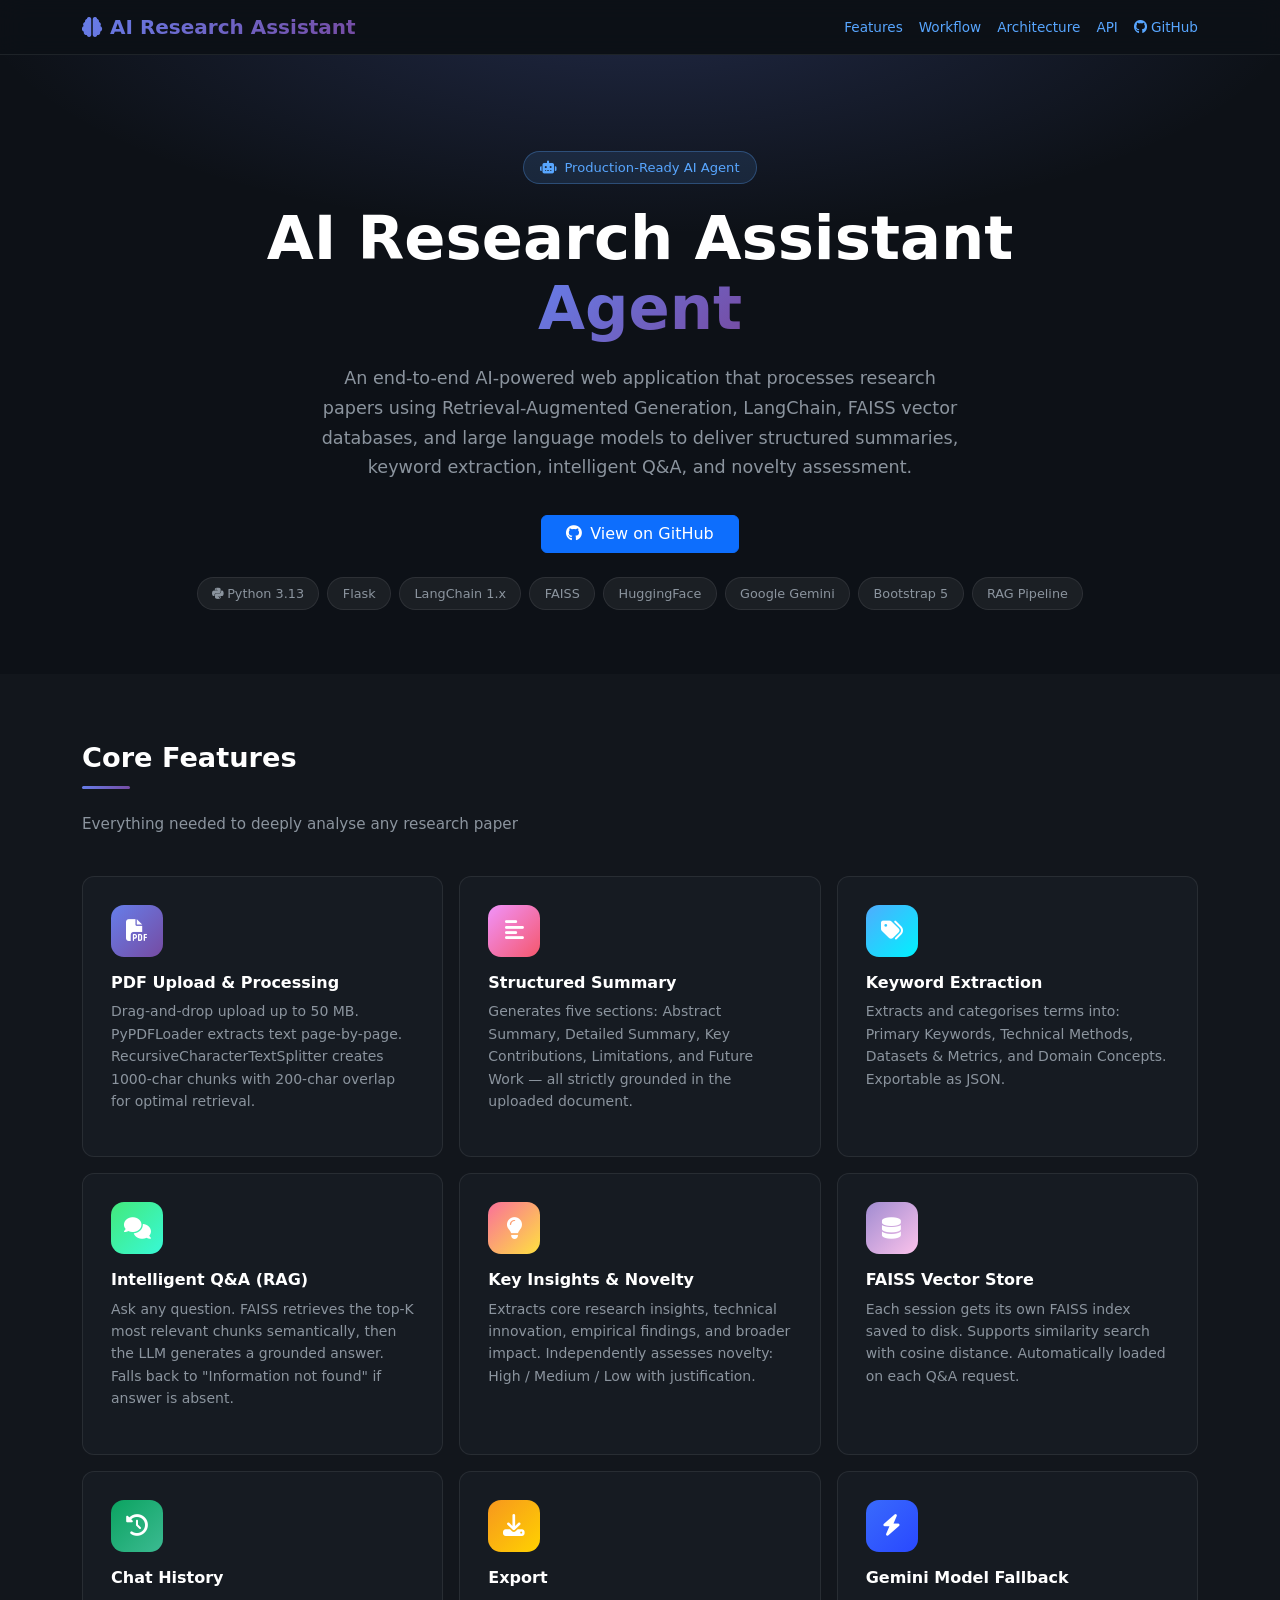
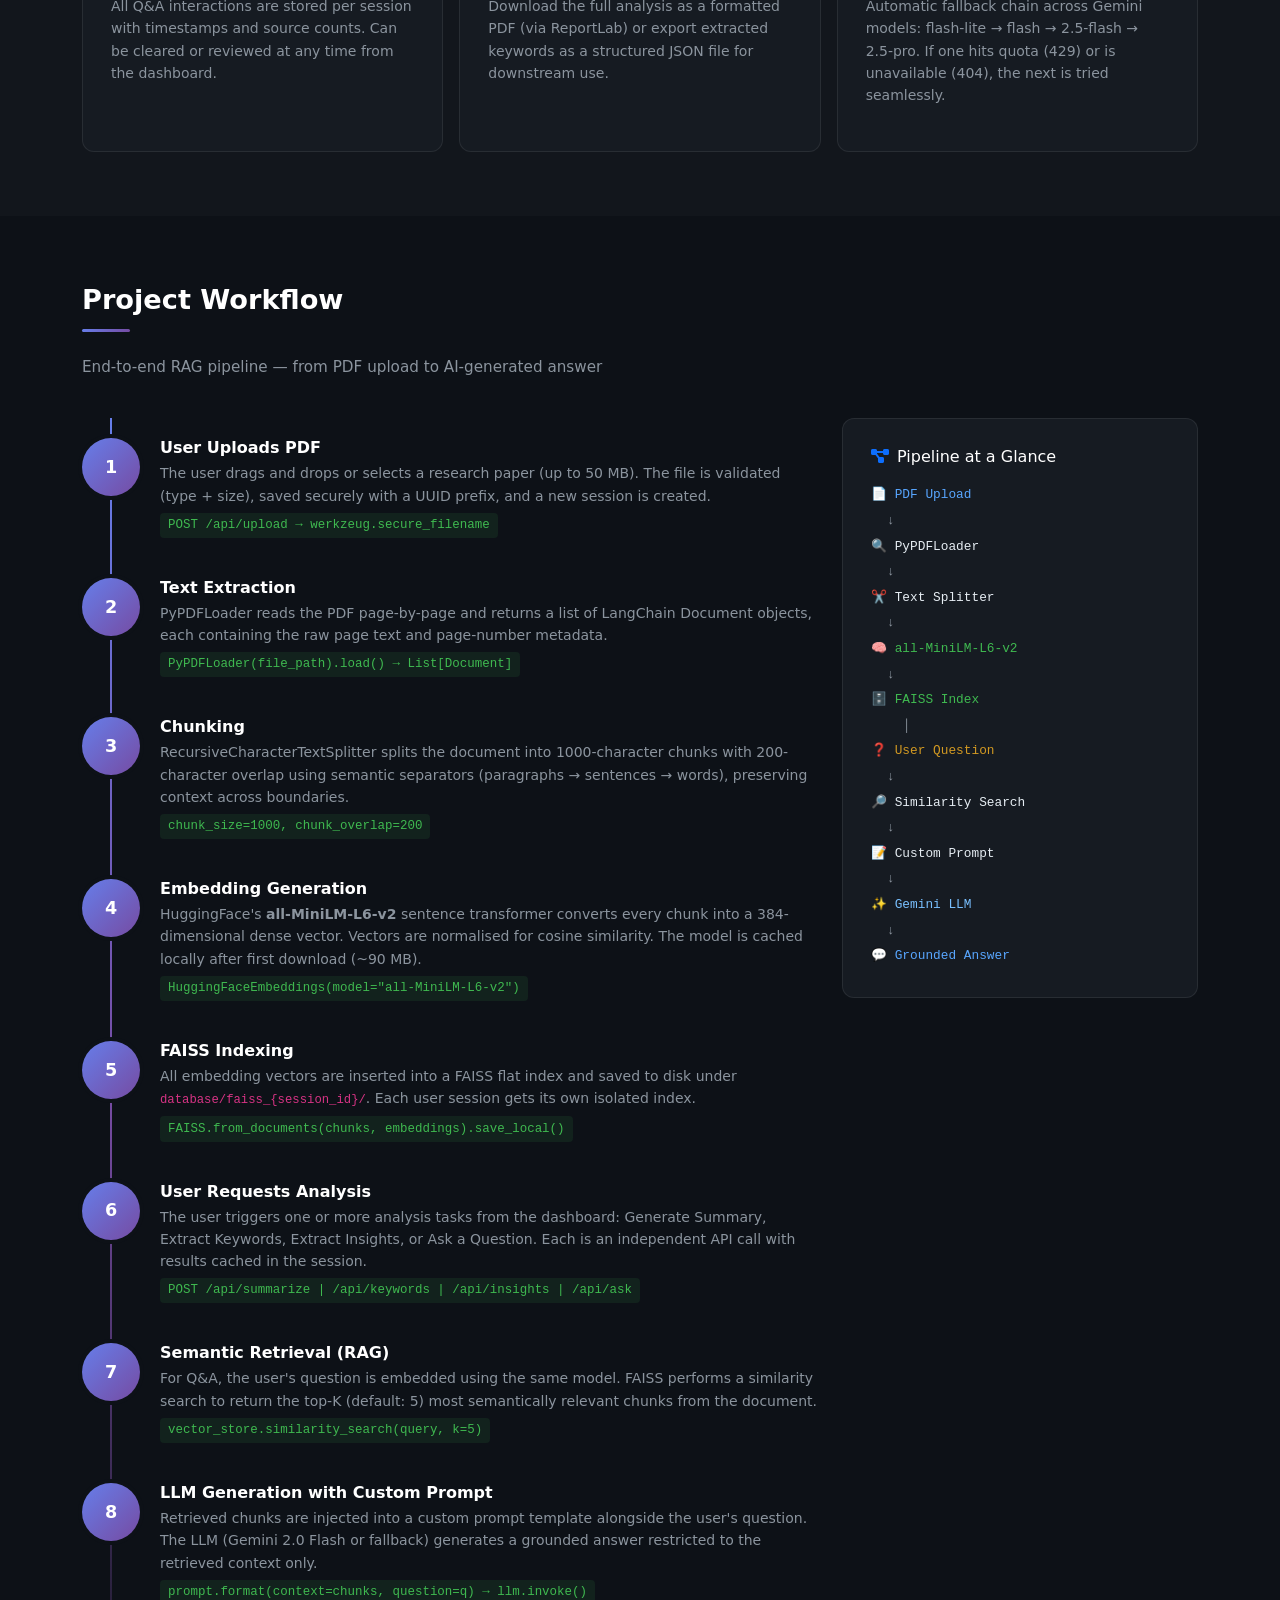
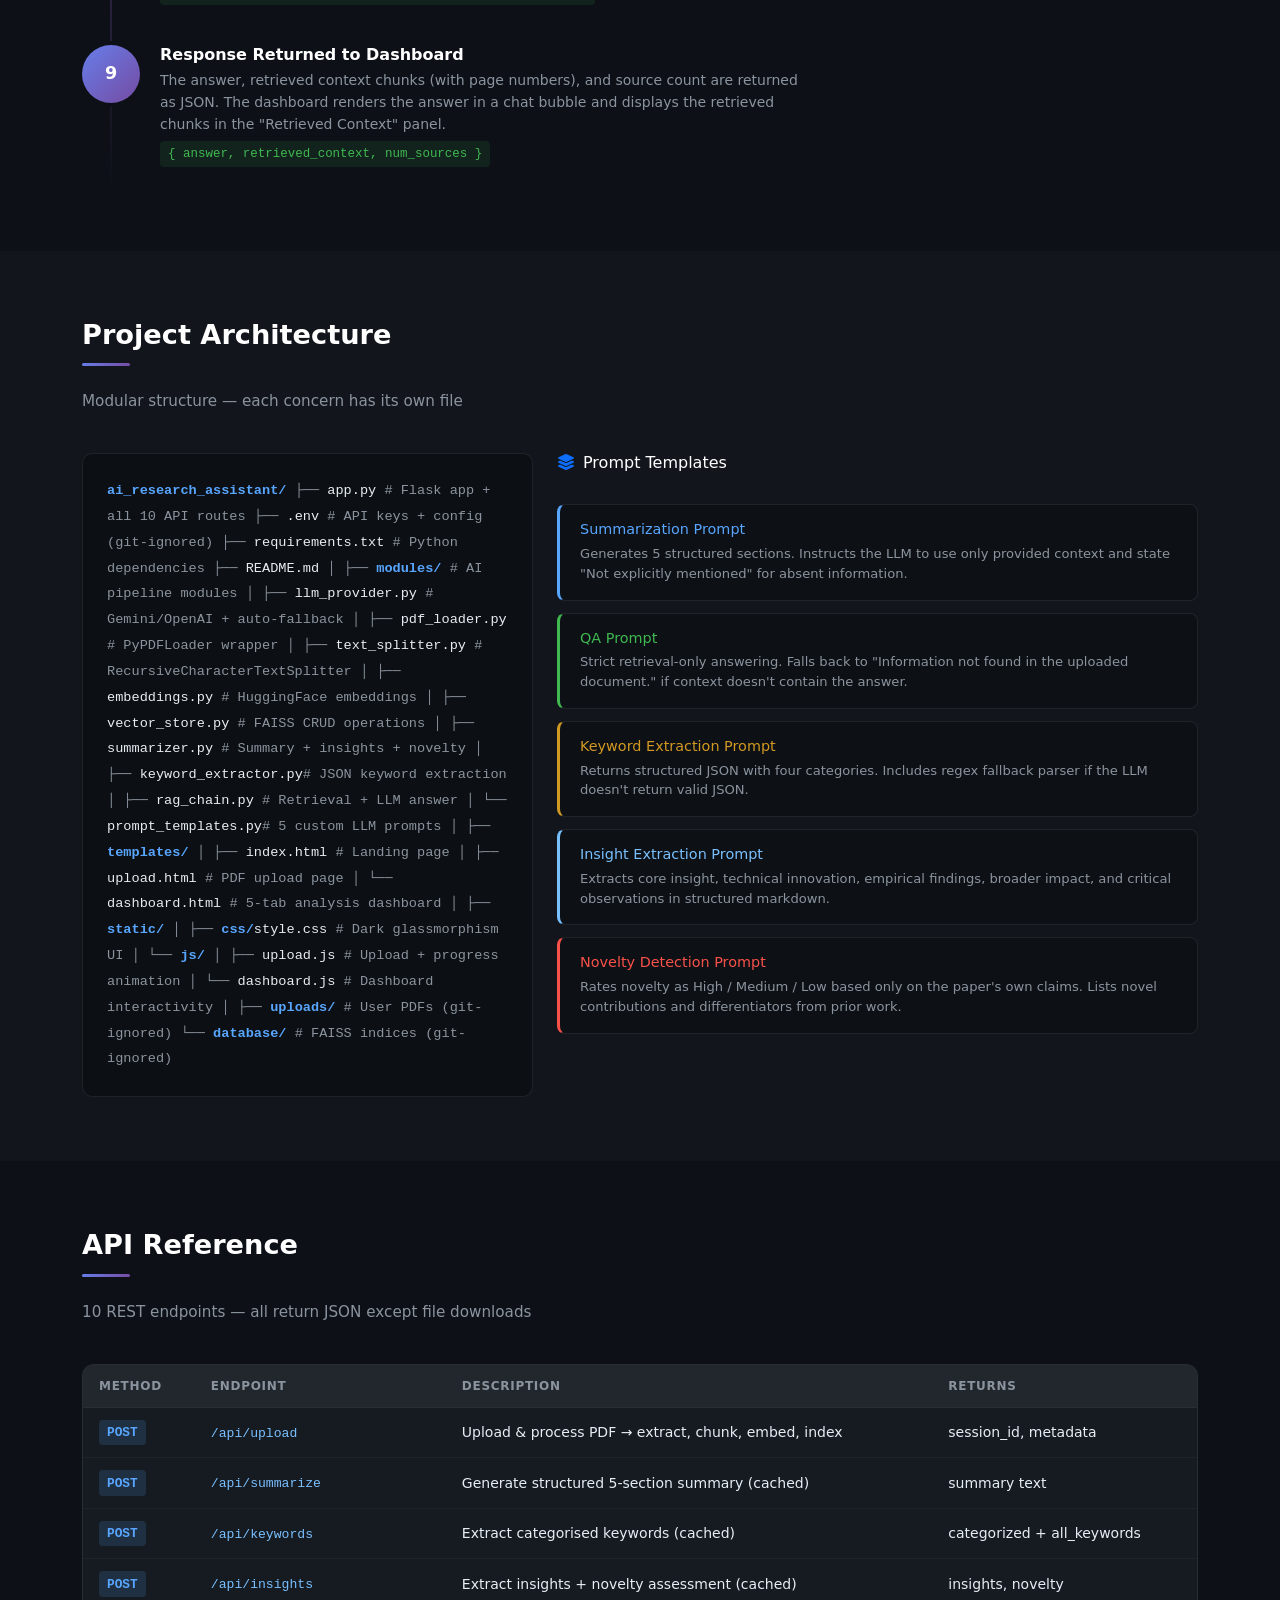
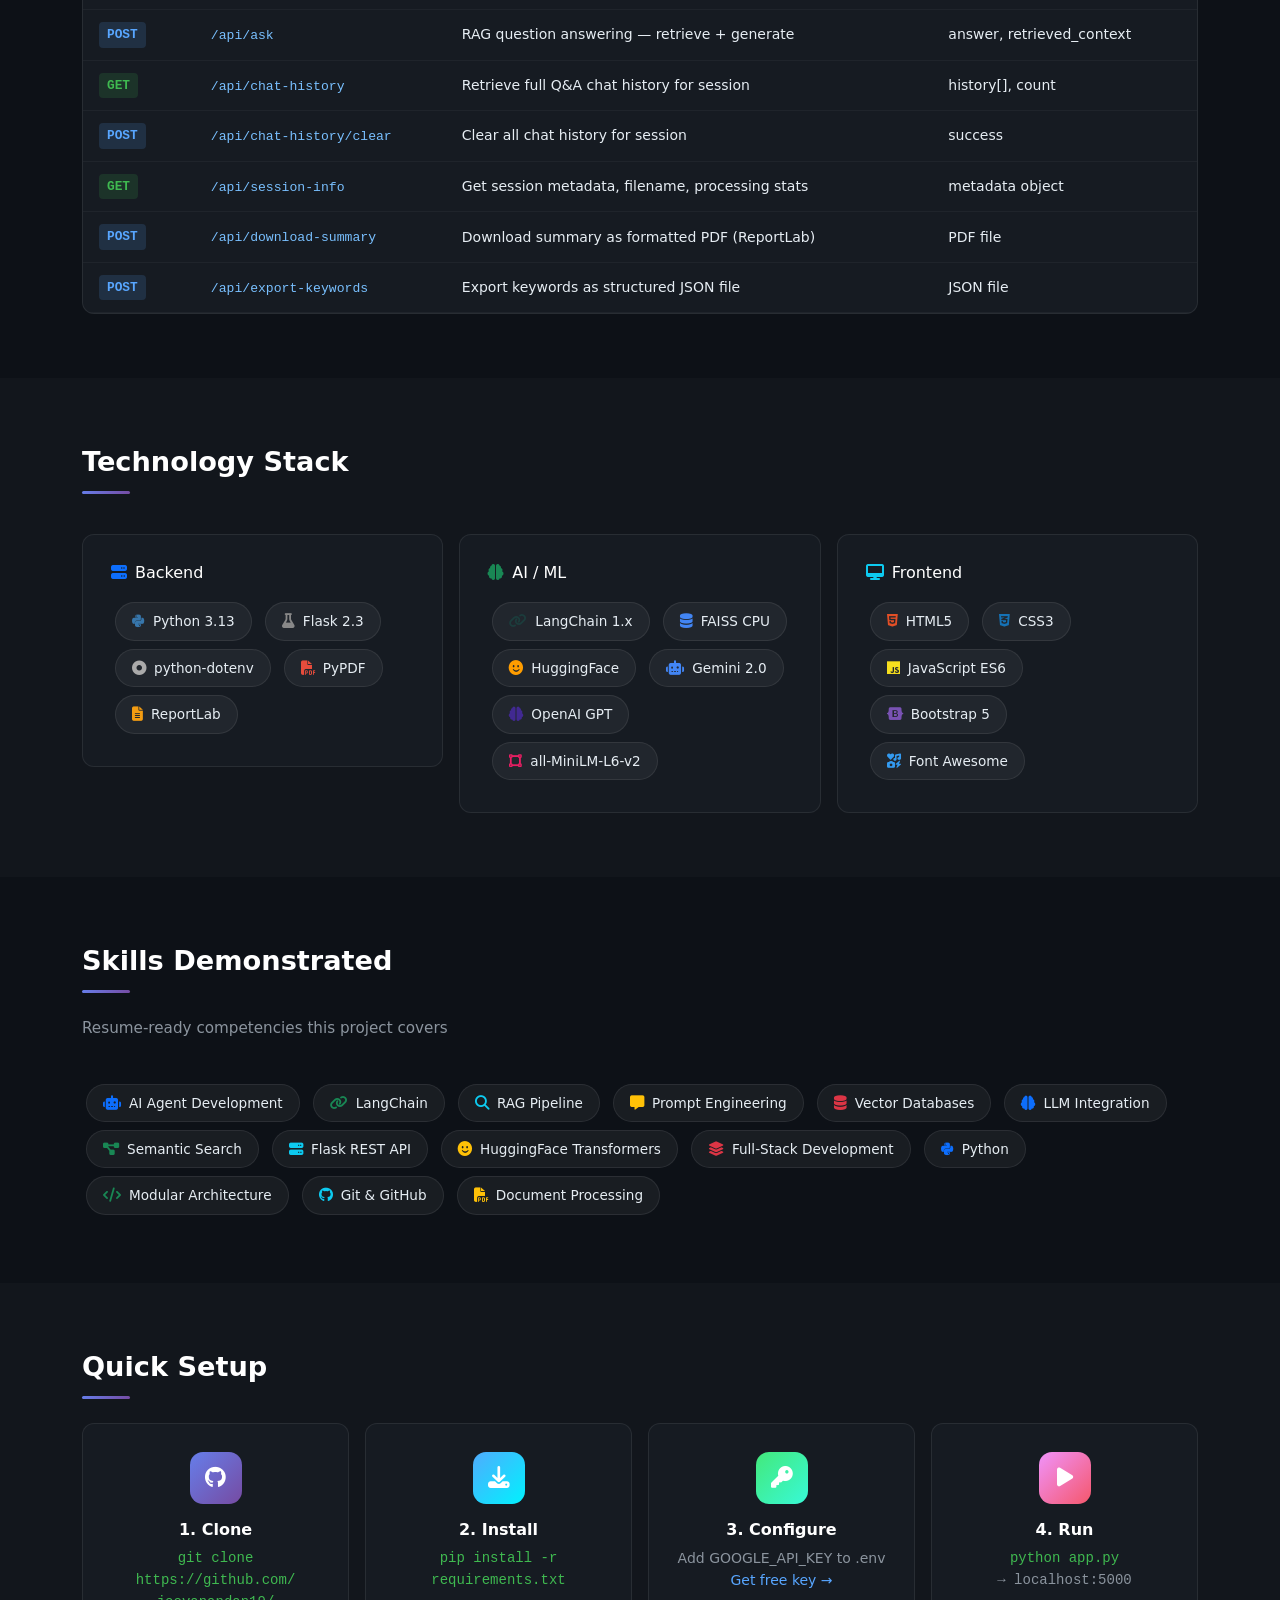
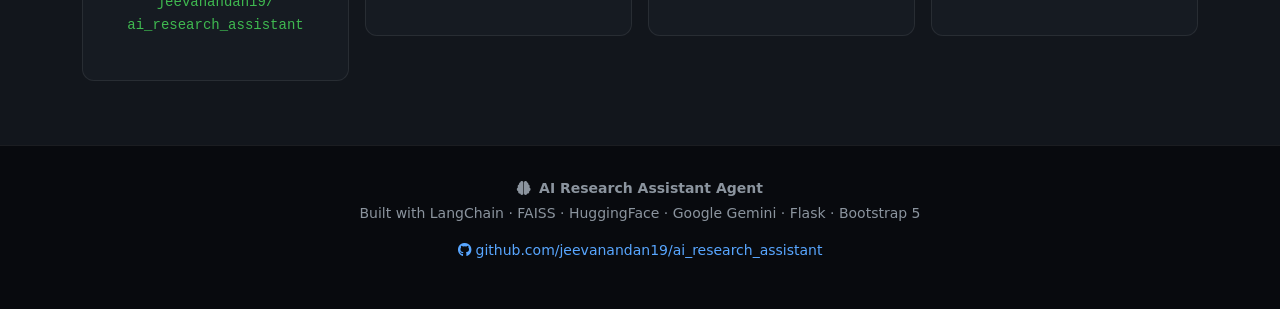
<file: project_overview.html>
<!DOCTYPE html>
<html lang="en">
<head>
  <meta charset="UTF-8" />
  <meta name="viewport" content="width=device-width, initial-scale=1.0" />
  <title>AI Research Assistant — Project Overview</title>
  <link href="https://cdn.jsdelivr.net/npm/bootstrap@5.3.0/dist/css/bootstrap.min.css" rel="stylesheet"/>
  <link href="https://cdnjs.cloudflare.com/ajax/libs/font-awesome/6.4.0/css/all.min.css" rel="stylesheet"/>
  <style>
    :root {
      --dark: #0d1117; --card: #161b22; --border: rgba(255,255,255,0.08);
      --primary: #58a6ff; --success: #3fb950; --warning: #d29922;
      --danger: #f85149; --info: #79c0ff; --muted: #8b949e; --text: #e6edf3;
      --grad: linear-gradient(135deg,#667eea,#764ba2);
    }
    * { box-sizing: border-box; margin: 0; padding: 0; }
    body { background: var(--dark); color: var(--text); font-family: 'Segoe UI', system-ui, sans-serif; }
    a { color: var(--primary); text-decoration: none; }
    a:hover { text-decoration: underline; }

    /* ── Navbar ── */
    .top-nav { background: rgba(13,17,23,.92); border-bottom: 1px solid var(--border);
      backdrop-filter: blur(12px); position: sticky; top: 0; z-index: 100; padding: .75rem 0; }
    .nav-brand { font-size: 1.25rem; font-weight: 700; background: var(--grad);
      -webkit-background-clip: text; -webkit-text-fill-color: transparent; background-clip: text; }

    /* ── Hero ── */
    .hero { position: relative; padding: 6rem 0 4rem; text-align: center; overflow: hidden; }
    .hero::before { content: ''; position: absolute; inset: 0;
      background: radial-gradient(ellipse 80% 60% at 50% -10%, rgba(102,126,234,.22) 0%, transparent 65%); }
    .hero-tag { display: inline-block; padding: .35rem 1rem; border-radius: 50px; font-size: .82rem;
      background: rgba(88,166,255,.12); border: 1px solid rgba(88,166,255,.3); color: var(--primary); margin-bottom: 1.25rem; }
    .hero h1 { font-size: clamp(2.2rem,5vw,3.8rem); font-weight: 800; line-height: 1.15; color: #fff; }
    .hero p { font-size: 1.1rem; color: var(--muted); max-width: 640px; margin: 1.25rem auto 2rem; line-height: 1.7; }
    .badge-row { display: flex; flex-wrap: wrap; gap: .5rem; justify-content: center; margin-top: 1.5rem; }
    .tech-badge { padding: .35rem .9rem; border-radius: 50px; font-size: .8rem; font-weight: 500;
      background: rgba(255,255,255,.06); border: 1px solid var(--border); color: var(--muted); }

    /* ── Sections ── */
    section { padding: 4rem 0; }
    section.alt { background: rgba(255,255,255,.02); }
    .section-title { font-size: 1.7rem; font-weight: 700; color: #fff; margin-bottom: .5rem; }
    .section-sub { color: var(--muted); margin-bottom: 2.5rem; font-size: .95rem; }
    .accent-line { width: 48px; height: 3px; background: var(--grad); border-radius: 2px; margin: .5rem 0 1.5rem; }

    /* ── Cards ── */
    .glass-card { background: var(--card); border: 1px solid var(--border); border-radius: 12px;
      padding: 1.75rem; transition: all .25s; }
    .glass-card:hover { transform: translateY(-3px); box-shadow: 0 12px 40px rgba(0,0,0,.4);
      border-color: rgba(88,166,255,.25); }
    .feature-icon { width: 52px; height: 52px; border-radius: 13px; display: flex;
      align-items: center; justify-content: center; font-size: 1.35rem; color: #fff; margin-bottom: 1rem; }
    .glass-card h5 { font-size: 1rem; font-weight: 600; color: #fff; margin-bottom: .5rem; }
    .glass-card p { font-size: .875rem; color: var(--muted); line-height: 1.6; }

    /* ── Workflow ── */
    .workflow { display: flex; flex-direction: column; gap: 0; position: relative; }
    .workflow::before { content: ''; position: absolute; left: 28px; top: 0; bottom: 0;
      width: 2px; background: linear-gradient(to bottom,#667eea,#764ba2,transparent); }
    .wf-step { display: flex; gap: 1.25rem; align-items: flex-start; padding: 1.25rem 0; }
    .wf-num { width: 58px; height: 58px; border-radius: 50%; background: var(--grad); flex-shrink: 0;
      display: flex; align-items: center; justify-content: center; font-weight: 700; font-size: 1.1rem;
      color: #fff; z-index: 1; box-shadow: 0 0 0 4px var(--dark); }
    .wf-body h6 { font-size: 1rem; font-weight: 600; color: #fff; margin-bottom: .3rem; }
    .wf-body p { font-size: .875rem; color: var(--muted); line-height: 1.6; margin: 0; }
    .wf-body .mono { font-family: 'Courier New', monospace; font-size: .78rem;
      color: var(--success); background: rgba(63,185,80,.1); padding: .2rem .5rem;
      border-radius: 4px; display: inline-block; margin-top: .35rem; }

    /* ── API Table ── */
    .api-table { width: 100%; border-collapse: collapse; font-size: .875rem; }
    .api-table th { background: rgba(255,255,255,.05); color: var(--muted);
      text-transform: uppercase; font-size: .75rem; letter-spacing: .06em;
      padding: .75rem 1rem; text-align: left; border-bottom: 1px solid var(--border); }
    .api-table td { padding: .75rem 1rem; border-bottom: 1px solid rgba(255,255,255,.04); vertical-align: middle; }
    .api-table tr:hover td { background: rgba(255,255,255,.03); }
    .method { font-family: monospace; font-size: .8rem; font-weight: 700; padding: .2rem .5rem;
      border-radius: 4px; display: inline-block; }
    .method.get  { background: rgba(63,185,80,.15);  color: var(--success); }
    .method.post { background: rgba(88,166,255,.15); color: var(--primary); }
    .endpoint { font-family: monospace; font-size: .82rem; color: var(--info); }

    /* ── Structure tree ── */
    .file-tree { background: rgba(0,0,0,.3); border: 1px solid var(--border); border-radius: 10px;
      padding: 1.5rem; font-family: 'Courier New', monospace; font-size: .85rem;
      line-height: 1.9; color: var(--muted); overflow-x: auto; }
    .file-tree .dir  { color: var(--primary); font-weight: 600; }
    .file-tree .file { color: var(--text); }
    .file-tree .note { color: var(--muted); }

    /* ── Skills ── */
    .skill-pill { display: inline-flex; align-items: center; gap: .5rem; padding: .5rem 1rem;
      border-radius: 50px; font-size: .85rem; font-weight: 500; margin: .25rem;
      background: rgba(255,255,255,.05); border: 1px solid var(--border); color: var(--text);
      transition: all .2s; }
    .skill-pill:hover { border-color: rgba(88,166,255,.4); background: rgba(88,166,255,.08); }
    .skill-pill i { font-size: .9rem; }

    /* ── Prompt cards ── */
    .prompt-card { background: rgba(0,0,0,.25); border: 1px solid var(--border);
      border-left: 3px solid var(--primary); border-radius: 8px; padding: 1rem 1.25rem; margin-bottom: .75rem; }
    .prompt-card h6 { color: var(--primary); font-size: .9rem; margin-bottom: .35rem; }
    .prompt-card p  { color: var(--muted); font-size: .82rem; margin: 0; line-height: 1.5; }

    /* ── Footer ── */
    footer { background: rgba(0,0,0,.4); border-top: 1px solid var(--border);
      padding: 2rem 0; text-align: center; color: var(--muted); font-size: .875rem; }

    @media (max-width: 768px) {
      .workflow::before { left: 20px; }
      .wf-num { width: 42px; height: 42px; font-size: .9rem; }
    }
  </style>
</head>
<body>

<!-- ── Navbar ─────────────────────────────────────────────────── -->
<nav class="top-nav">
  <div class="container d-flex align-items-center justify-content-between">
    <span class="nav-brand"><i class="fas fa-brain me-2"></i>AI Research Assistant</span>
    <div class="d-flex gap-3" style="font-size:.85rem;color:var(--muted)">
      <a href="#features">Features</a>
      <a href="#workflow">Workflow</a>
      <a href="#architecture">Architecture</a>
      <a href="#api">API</a>
      <a href="https://github.com/jeevanandan19/ai_research_assistant" target="_blank">
        <i class="fab fa-github me-1"></i>GitHub
      </a>
    </div>
  </div>
</nav>

<!-- ── Hero ───────────────────────────────────────────────────── -->
<section class="hero">
  <div class="container position-relative">
    <div class="hero-tag"><i class="fas fa-robot me-2"></i>Production-Ready AI Agent</div>
    <h1>AI Research Assistant<br/><span style="background:var(--grad);-webkit-background-clip:text;-webkit-text-fill-color:transparent;background-clip:text;">Agent</span></h1>
    <p>An end-to-end AI-powered web application that processes research papers using Retrieval-Augmented Generation, LangChain, FAISS vector databases, and large language models to deliver structured summaries, keyword extraction, intelligent Q&amp;A, and novelty assessment.</p>
    <a href="https://github.com/jeevanandan19/ai_research_assistant" target="_blank" class="btn btn-primary px-4">
      <i class="fab fa-github me-2"></i>View on GitHub
    </a>
    <div class="badge-row">
      <span class="tech-badge"><i class="fab fa-python me-1"></i>Python 3.13</span>
      <span class="tech-badge">Flask</span>
      <span class="tech-badge">LangChain 1.x</span>
      <span class="tech-badge">FAISS</span>
      <span class="tech-badge">HuggingFace</span>
      <span class="tech-badge">Google Gemini</span>
      <span class="tech-badge">Bootstrap 5</span>
      <span class="tech-badge">RAG Pipeline</span>
    </div>
  </div>
</section>

<!-- ── Features ───────────────────────────────────────────────── -->
<section id="features" class="alt">
  <div class="container">
    <div class="section-title">Core Features</div>
    <div class="accent-line"></div>
    <p class="section-sub">Everything needed to deeply analyse any research paper</p>
    <div class="row g-3">

      <div class="col-md-4">
        <div class="glass-card h-100">
          <div class="feature-icon" style="background:linear-gradient(135deg,#667eea,#764ba2)"><i class="fas fa-file-pdf"></i></div>
          <h5>PDF Upload &amp; Processing</h5>
          <p>Drag-and-drop upload up to 50 MB. PyPDFLoader extracts text page-by-page. RecursiveCharacterTextSplitter creates 1000-char chunks with 200-char overlap for optimal retrieval.</p>
        </div>
      </div>

      <div class="col-md-4">
        <div class="glass-card h-100">
          <div class="feature-icon" style="background:linear-gradient(135deg,#f093fb,#f5576c)"><i class="fas fa-align-left"></i></div>
          <h5>Structured Summary</h5>
          <p>Generates five sections: Abstract Summary, Detailed Summary, Key Contributions, Limitations, and Future Work — all strictly grounded in the uploaded document.</p>
        </div>
      </div>

      <div class="col-md-4">
        <div class="glass-card h-100">
          <div class="feature-icon" style="background:linear-gradient(135deg,#4facfe,#00f2fe)"><i class="fas fa-tags"></i></div>
          <h5>Keyword Extraction</h5>
          <p>Extracts and categorises terms into: Primary Keywords, Technical Methods, Datasets &amp; Metrics, and Domain Concepts. Exportable as JSON.</p>
        </div>
      </div>

      <div class="col-md-4">
        <div class="glass-card h-100">
          <div class="feature-icon" style="background:linear-gradient(135deg,#43e97b,#38f9d7)"><i class="fas fa-comments"></i></div>
          <h5>Intelligent Q&amp;A (RAG)</h5>
          <p>Ask any question. FAISS retrieves the top-K most relevant chunks semantically, then the LLM generates a grounded answer. Falls back to "Information not found" if answer is absent.</p>
        </div>
      </div>

      <div class="col-md-4">
        <div class="glass-card h-100">
          <div class="feature-icon" style="background:linear-gradient(135deg,#fa709a,#fee140)"><i class="fas fa-lightbulb"></i></div>
          <h5>Key Insights &amp; Novelty</h5>
          <p>Extracts core research insights, technical innovation, empirical findings, and broader impact. Independently assesses novelty: High / Medium / Low with justification.</p>
        </div>
      </div>

      <div class="col-md-4">
        <div class="glass-card h-100">
          <div class="feature-icon" style="background:linear-gradient(135deg,#a18cd1,#fbc2eb)"><i class="fas fa-database"></i></div>
          <h5>FAISS Vector Store</h5>
          <p>Each session gets its own FAISS index saved to disk. Supports similarity search with cosine distance. Automatically loaded on each Q&amp;A request.</p>
        </div>
      </div>

      <div class="col-md-4">
        <div class="glass-card h-100">
          <div class="feature-icon" style="background:linear-gradient(135deg,#0ba360,#3cba92)"><i class="fas fa-history"></i></div>
          <h5>Chat History</h5>
          <p>All Q&amp;A interactions are stored per session with timestamps and source counts. Can be cleared or reviewed at any time from the dashboard.</p>
        </div>
      </div>

      <div class="col-md-4">
        <div class="glass-card h-100">
          <div class="feature-icon" style="background:linear-gradient(135deg,#f7971e,#ffd200)"><i class="fas fa-download"></i></div>
          <h5>Export</h5>
          <p>Download the full analysis as a formatted PDF (via ReportLab) or export extracted keywords as a structured JSON file for downstream use.</p>
        </div>
      </div>

      <div class="col-md-4">
        <div class="glass-card h-100">
          <div class="feature-icon" style="background:linear-gradient(135deg,#396afc,#2948ff)"><i class="fas fa-bolt"></i></div>
          <h5>Gemini Model Fallback</h5>
          <p>Automatic fallback chain across Gemini models: flash-lite → flash → 2.5-flash → 2.5-pro. If one hits quota (429) or is unavailable (404), the next is tried seamlessly.</p>
        </div>
      </div>

    </div>
  </div>
</section>

<!-- ── Workflow ────────────────────────────────────────────────── -->
<section id="workflow">
  <div class="container">
    <div class="section-title">Project Workflow</div>
    <div class="accent-line"></div>
    <p class="section-sub">End-to-end RAG pipeline — from PDF upload to AI-generated answer</p>
    <div class="row">
      <div class="col-lg-8">
        <div class="workflow">

          <div class="wf-step">
            <div class="wf-num">1</div>
            <div class="wf-body">
              <h6>User Uploads PDF</h6>
              <p>The user drags and drops or selects a research paper (up to 50 MB). The file is validated (type + size), saved securely with a UUID prefix, and a new session is created.</p>
              <span class="mono">POST /api/upload → werkzeug.secure_filename</span>
            </div>
          </div>

          <div class="wf-step">
            <div class="wf-num">2</div>
            <div class="wf-body">
              <h6>Text Extraction</h6>
              <p>PyPDFLoader reads the PDF page-by-page and returns a list of LangChain Document objects, each containing the raw page text and page-number metadata.</p>
              <span class="mono">PyPDFLoader(file_path).load() → List[Document]</span>
            </div>
          </div>

          <div class="wf-step">
            <div class="wf-num">3</div>
            <div class="wf-body">
              <h6>Chunking</h6>
              <p>RecursiveCharacterTextSplitter splits the document into 1000-character chunks with 200-character overlap using semantic separators (paragraphs → sentences → words), preserving context across boundaries.</p>
              <span class="mono">chunk_size=1000, chunk_overlap=200</span>
            </div>
          </div>

          <div class="wf-step">
            <div class="wf-num">4</div>
            <div class="wf-body">
              <h6>Embedding Generation</h6>
              <p>HuggingFace's <strong>all-MiniLM-L6-v2</strong> sentence transformer converts every chunk into a 384-dimensional dense vector. Vectors are normalised for cosine similarity. The model is cached locally after first download (~90 MB).</p>
              <span class="mono">HuggingFaceEmbeddings(model="all-MiniLM-L6-v2")</span>
            </div>
          </div>

          <div class="wf-step">
            <div class="wf-num">5</div>
            <div class="wf-body">
              <h6>FAISS Indexing</h6>
              <p>All embedding vectors are inserted into a FAISS flat index and saved to disk under <code>database/faiss_{session_id}/</code>. Each user session gets its own isolated index.</p>
              <span class="mono">FAISS.from_documents(chunks, embeddings).save_local()</span>
            </div>
          </div>

          <div class="wf-step">
            <div class="wf-num">6</div>
            <div class="wf-body">
              <h6>User Requests Analysis</h6>
              <p>The user triggers one or more analysis tasks from the dashboard: Generate Summary, Extract Keywords, Extract Insights, or Ask a Question. Each is an independent API call with results cached in the session.</p>
              <span class="mono">POST /api/summarize | /api/keywords | /api/insights | /api/ask</span>
            </div>
          </div>

          <div class="wf-step">
            <div class="wf-num">7</div>
            <div class="wf-body">
              <h6>Semantic Retrieval (RAG)</h6>
              <p>For Q&amp;A, the user's question is embedded using the same model. FAISS performs a similarity search to return the top-K (default: 5) most semantically relevant chunks from the document.</p>
              <span class="mono">vector_store.similarity_search(query, k=5)</span>
            </div>
          </div>

          <div class="wf-step">
            <div class="wf-num">8</div>
            <div class="wf-body">
              <h6>LLM Generation with Custom Prompt</h6>
              <p>Retrieved chunks are injected into a custom prompt template alongside the user's question. The LLM (Gemini 2.0 Flash or fallback) generates a grounded answer restricted to the retrieved context only.</p>
              <span class="mono">prompt.format(context=chunks, question=q) → llm.invoke()</span>
            </div>
          </div>

          <div class="wf-step">
            <div class="wf-num">9</div>
            <div class="wf-body">
              <h6>Response Returned to Dashboard</h6>
              <p>The answer, retrieved context chunks (with page numbers), and source count are returned as JSON. The dashboard renders the answer in a chat bubble and displays the retrieved chunks in the "Retrieved Context" panel.</p>
              <span class="mono">{ answer, retrieved_context, num_sources }</span>
            </div>
          </div>

        </div>
      </div>

      <div class="col-lg-4 mt-4 mt-lg-0">
        <div class="glass-card" style="position:sticky;top:80px">
          <h6 class="text-white mb-3"><i class="fas fa-project-diagram me-2 text-primary"></i>Pipeline at a Glance</h6>
          <div style="font-family:monospace;font-size:.8rem;line-height:2;color:var(--muted)">
            <div style="color:var(--primary)">📄 PDF Upload</div>
            <div style="padding-left:1rem">↓</div>
            <div style="color:var(--text)">🔍 PyPDFLoader</div>
            <div style="padding-left:1rem">↓</div>
            <div style="color:var(--text)">✂️ Text Splitter</div>
            <div style="padding-left:1rem">↓</div>
            <div style="color:var(--success)">🧠 all-MiniLM-L6-v2</div>
            <div style="padding-left:1rem">↓</div>
            <div style="color:var(--success)">🗄️ FAISS Index</div>
            <div style="padding-left:2rem;color:var(--muted)">│</div>
            <div style="color:var(--warning)">❓ User Question</div>
            <div style="padding-left:1rem">↓</div>
            <div style="color:var(--text)">🔎 Similarity Search</div>
            <div style="padding-left:1rem">↓</div>
            <div style="color:var(--text)">📝 Custom Prompt</div>
            <div style="padding-left:1rem">↓</div>
            <div style="color:var(--info)">✨ Gemini LLM</div>
            <div style="padding-left:1rem">↓</div>
            <div style="color:var(--primary)">💬 Grounded Answer</div>
          </div>
        </div>
      </div>
    </div>
  </div>
</section>

<!-- ── Architecture ────────────────────────────────────────────── -->
<section id="architecture" class="alt">
  <div class="container">
    <div class="section-title">Project Architecture</div>
    <div class="accent-line"></div>
    <p class="section-sub">Modular structure — each concern has its own file</p>
    <div class="row g-4">
      <div class="col-lg-5">
        <div class="file-tree">
<span class="dir">ai_research_assistant/</span>
├── <span class="file">app.py</span>             <span class="note"># Flask app + all 10 API routes</span>
├── <span class="file">.env</span>               <span class="note"># API keys + config (git-ignored)</span>
├── <span class="file">requirements.txt</span>   <span class="note"># Python dependencies</span>
├── <span class="file">README.md</span>
│
├── <span class="dir">modules/</span>           <span class="note"># AI pipeline modules</span>
│   ├── <span class="file">llm_provider.py</span>    <span class="note"># Gemini/OpenAI + auto-fallback</span>
│   ├── <span class="file">pdf_loader.py</span>      <span class="note"># PyPDFLoader wrapper</span>
│   ├── <span class="file">text_splitter.py</span>   <span class="note"># RecursiveCharacterTextSplitter</span>
│   ├── <span class="file">embeddings.py</span>      <span class="note"># HuggingFace embeddings</span>
│   ├── <span class="file">vector_store.py</span>    <span class="note"># FAISS CRUD operations</span>
│   ├── <span class="file">summarizer.py</span>      <span class="note"># Summary + insights + novelty</span>
│   ├── <span class="file">keyword_extractor.py</span><span class="note"># JSON keyword extraction</span>
│   ├── <span class="file">rag_chain.py</span>       <span class="note"># Retrieval + LLM answer</span>
│   └── <span class="file">prompt_templates.py</span><span class="note"># 5 custom LLM prompts</span>
│
├── <span class="dir">templates/</span>
│   ├── <span class="file">index.html</span>         <span class="note"># Landing page</span>
│   ├── <span class="file">upload.html</span>        <span class="note"># PDF upload page</span>
│   └── <span class="file">dashboard.html</span>     <span class="note"># 5-tab analysis dashboard</span>
│
├── <span class="dir">static/</span>
│   ├── <span class="dir">css/</span><span class="file">style.css</span>      <span class="note"># Dark glassmorphism UI</span>
│   └── <span class="dir">js/</span>
│       ├── <span class="file">upload.js</span>      <span class="note"># Upload + progress animation</span>
│       └── <span class="file">dashboard.js</span>   <span class="note"># Dashboard interactivity</span>
│
├── <span class="dir">uploads/</span>           <span class="note"># User PDFs (git-ignored)</span>
└── <span class="dir">database/</span>          <span class="note"># FAISS indices (git-ignored)</span>
        </div>
      </div>
      <div class="col-lg-7">
        <div class="row g-3">
          <div class="col-12"><h6 class="text-white mb-3"><i class="fas fa-layer-group me-2 text-primary"></i>Prompt Templates</h6></div>
          <div class="col-12">
            <div class="prompt-card">
              <h6>Summarization Prompt</h6>
              <p>Generates 5 structured sections. Instructs the LLM to use only provided context and state "Not explicitly mentioned" for absent information.</p>
            </div>
            <div class="prompt-card" style="border-left-color:var(--success)">
              <h6 style="color:var(--success)">QA Prompt</h6>
              <p>Strict retrieval-only answering. Falls back to "Information not found in the uploaded document." if context doesn't contain the answer.</p>
            </div>
            <div class="prompt-card" style="border-left-color:var(--warning)">
              <h6 style="color:var(--warning)">Keyword Extraction Prompt</h6>
              <p>Returns structured JSON with four categories. Includes regex fallback parser if the LLM doesn't return valid JSON.</p>
            </div>
            <div class="prompt-card" style="border-left-color:var(--info)">
              <h6 style="color:var(--info)">Insight Extraction Prompt</h6>
              <p>Extracts core insight, technical innovation, empirical findings, broader impact, and critical observations in structured markdown.</p>
            </div>
            <div class="prompt-card" style="border-left-color:var(--danger)">
              <h6 style="color:var(--danger)">Novelty Detection Prompt</h6>
              <p>Rates novelty as High / Medium / Low based only on the paper's own claims. Lists novel contributions and differentiators from prior work.</p>
            </div>
          </div>
        </div>
      </div>
    </div>
  </div>
</section>

<!-- ── API Reference ───────────────────────────────────────────── -->
<section id="api">
  <div class="container">
    <div class="section-title">API Reference</div>
    <div class="accent-line"></div>
    <p class="section-sub">10 REST endpoints — all return JSON except file downloads</p>
    <div class="glass-card p-0 overflow-hidden">
      <table class="api-table">
        <thead>
          <tr><th>Method</th><th>Endpoint</th><th>Description</th><th>Returns</th></tr>
        </thead>
        <tbody>
          <tr><td><span class="method post">POST</span></td><td><span class="endpoint">/api/upload</span></td><td>Upload &amp; process PDF → extract, chunk, embed, index</td><td>session_id, metadata</td></tr>
          <tr><td><span class="method post">POST</span></td><td><span class="endpoint">/api/summarize</span></td><td>Generate structured 5-section summary (cached)</td><td>summary text</td></tr>
          <tr><td><span class="method post">POST</span></td><td><span class="endpoint">/api/keywords</span></td><td>Extract categorised keywords (cached)</td><td>categorized + all_keywords</td></tr>
          <tr><td><span class="method post">POST</span></td><td><span class="endpoint">/api/insights</span></td><td>Extract insights + novelty assessment (cached)</td><td>insights, novelty</td></tr>
          <tr><td><span class="method post">POST</span></td><td><span class="endpoint">/api/ask</span></td><td>RAG question answering — retrieve + generate</td><td>answer, retrieved_context</td></tr>
          <tr><td><span class="method get">GET</span></td><td><span class="endpoint">/api/chat-history</span></td><td>Retrieve full Q&amp;A chat history for session</td><td>history[], count</td></tr>
          <tr><td><span class="method post">POST</span></td><td><span class="endpoint">/api/chat-history/clear</span></td><td>Clear all chat history for session</td><td>success</td></tr>
          <tr><td><span class="method get">GET</span></td><td><span class="endpoint">/api/session-info</span></td><td>Get session metadata, filename, processing stats</td><td>metadata object</td></tr>
          <tr><td><span class="method post">POST</span></td><td><span class="endpoint">/api/download-summary</span></td><td>Download summary as formatted PDF (ReportLab)</td><td>PDF file</td></tr>
          <tr><td><span class="method post">POST</span></td><td><span class="endpoint">/api/export-keywords</span></td><td>Export keywords as structured JSON file</td><td>JSON file</td></tr>
        </tbody>
      </table>
    </div>
  </div>
</section>

<!-- ── Tech Stack ─────────────────────────────────────────────── -->
<section class="alt">
  <div class="container">
    <div class="section-title">Technology Stack</div>
    <div class="accent-line"></div>
    <div class="row g-3 mt-2">
      <div class="col-md-4">
        <div class="glass-card">
          <h6 class="text-white mb-3"><i class="fas fa-server me-2 text-primary"></i>Backend</h6>
          <div>
            <span class="skill-pill"><i class="fab fa-python" style="color:#3776ab"></i>Python 3.13</span>
            <span class="skill-pill"><i class="fas fa-flask" style="color:#888"></i>Flask 2.3</span>
            <span class="skill-pill"><i class="fas fa-dot-circle" style="color:#aaa"></i>python-dotenv</span>
            <span class="skill-pill"><i class="fas fa-file-pdf" style="color:#e74c3c"></i>PyPDF</span>
            <span class="skill-pill"><i class="fas fa-file-alt" style="color:#f39c12"></i>ReportLab</span>
          </div>
        </div>
      </div>
      <div class="col-md-4">
        <div class="glass-card">
          <h6 class="text-white mb-3"><i class="fas fa-brain me-2 text-success"></i>AI / ML</h6>
          <div>
            <span class="skill-pill"><i class="fas fa-link" style="color:#1c3c3c"></i>LangChain 1.x</span>
            <span class="skill-pill"><i class="fas fa-database" style="color:#4285f4"></i>FAISS CPU</span>
            <span class="skill-pill"><i class="fas fa-smile" style="color:#ff9d00"></i>HuggingFace</span>
            <span class="skill-pill"><i class="fas fa-robot" style="color:#4285f4"></i>Gemini 2.0</span>
            <span class="skill-pill"><i class="fas fa-brain" style="color:#412991"></i>OpenAI GPT</span>
            <span class="skill-pill"><i class="fas fa-vector-square" style="color:#e91e63"></i>all-MiniLM-L6-v2</span>
          </div>
        </div>
      </div>
      <div class="col-md-4">
        <div class="glass-card">
          <h6 class="text-white mb-3"><i class="fas fa-desktop me-2 text-info"></i>Frontend</h6>
          <div>
            <span class="skill-pill"><i class="fab fa-html5" style="color:#e34f26"></i>HTML5</span>
            <span class="skill-pill"><i class="fab fa-css3-alt" style="color:#1572b6"></i>CSS3</span>
            <span class="skill-pill"><i class="fab fa-js" style="color:#f7df1e"></i>JavaScript ES6</span>
            <span class="skill-pill"><i class="fab fa-bootstrap" style="color:#7952b3"></i>Bootstrap 5</span>
            <span class="skill-pill"><i class="fas fa-icons" style="color:#339af0"></i>Font Awesome</span>
          </div>
        </div>
      </div>
    </div>
  </div>
</section>

<!-- ── Skills ─────────────────────────────────────────────────── -->
<section>
  <div class="container">
    <div class="section-title">Skills Demonstrated</div>
    <div class="accent-line"></div>
    <p class="section-sub">Resume-ready competencies this project covers</p>
    <div>
      <span class="skill-pill"><i class="fas fa-robot text-primary"></i>AI Agent Development</span>
      <span class="skill-pill"><i class="fas fa-link text-success"></i>LangChain</span>
      <span class="skill-pill"><i class="fas fa-search text-info"></i>RAG Pipeline</span>
      <span class="skill-pill"><i class="fas fa-comment-alt text-warning"></i>Prompt Engineering</span>
      <span class="skill-pill"><i class="fas fa-database text-danger"></i>Vector Databases</span>
      <span class="skill-pill"><i class="fas fa-brain text-primary"></i>LLM Integration</span>
      <span class="skill-pill"><i class="fas fa-project-diagram text-success"></i>Semantic Search</span>
      <span class="skill-pill"><i class="fas fa-server text-info"></i>Flask REST API</span>
      <span class="skill-pill"><i class="fas fa-smile text-warning"></i>HuggingFace Transformers</span>
      <span class="skill-pill"><i class="fas fa-layer-group text-danger"></i>Full-Stack Development</span>
      <span class="skill-pill"><i class="fab fa-python text-primary"></i>Python</span>
      <span class="skill-pill"><i class="fas fa-code text-success"></i>Modular Architecture</span>
      <span class="skill-pill"><i class="fab fa-github text-info"></i>Git &amp; GitHub</span>
      <span class="skill-pill"><i class="fas fa-file-pdf text-warning"></i>Document Processing</span>
    </div>
  </div>
</section>

<!-- ── Setup ──────────────────────────────────────────────────── -->
<section class="alt">
  <div class="container">
    <div class="section-title">Quick Setup</div>
    <div class="accent-line"></div>
    <div class="row g-3">
      <div class="col-md-3"><div class="glass-card text-center"><div class="feature-icon mx-auto" style="background:var(--grad)"><i class="fab fa-github"></i></div><h5>1. Clone</h5><p class="small" style="font-family:monospace;color:var(--success)">git clone https://github.com/<br/>jeevanandan19/<br/>ai_research_assistant</p></div></div>
      <div class="col-md-3"><div class="glass-card text-center"><div class="feature-icon mx-auto" style="background:linear-gradient(135deg,#4facfe,#00f2fe)"><i class="fas fa-download"></i></div><h5>2. Install</h5><p class="small" style="font-family:monospace;color:var(--success)">pip install -r<br/>requirements.txt</p></div></div>
      <div class="col-md-3"><div class="glass-card text-center"><div class="feature-icon mx-auto" style="background:linear-gradient(135deg,#43e97b,#38f9d7)"><i class="fas fa-key"></i></div><h5>3. Configure</h5><p class="small" style="color:var(--muted)">Add GOOGLE_API_KEY to .env<br/><a href="https://aistudio.google.com/app/apikey" target="_blank">Get free key →</a></p></div></div>
      <div class="col-md-3"><div class="glass-card text-center"><div class="feature-icon mx-auto" style="background:linear-gradient(135deg,#f093fb,#f5576c)"><i class="fas fa-play"></i></div><h5>4. Run</h5><p class="small" style="font-family:monospace;color:var(--success)">python app.py<br/><span style="color:var(--muted)">→ localhost:5000</span></p></div></div>
    </div>
  </div>
</section>

<!-- ── Footer ─────────────────────────────────────────────────── -->
<footer>
  <div class="container">
    <p class="mb-1"><i class="fas fa-brain me-2"></i><strong>AI Research Assistant Agent</strong></p>
    <p>Built with LangChain · FAISS · HuggingFace · Google Gemini · Flask · Bootstrap 5</p>
    <p class="mt-2">
      <a href="https://github.com/jeevanandan19/ai_research_assistant" target="_blank">
        <i class="fab fa-github me-1"></i>github.com/jeevanandan19/ai_research_assistant
      </a>
    </p>
  </div>
</footer>

<script src="https://cdn.jsdelivr.net/npm/bootstrap@5.3.0/dist/js/bootstrap.bundle.min.js"></script>
</body>
</html>
</file>
